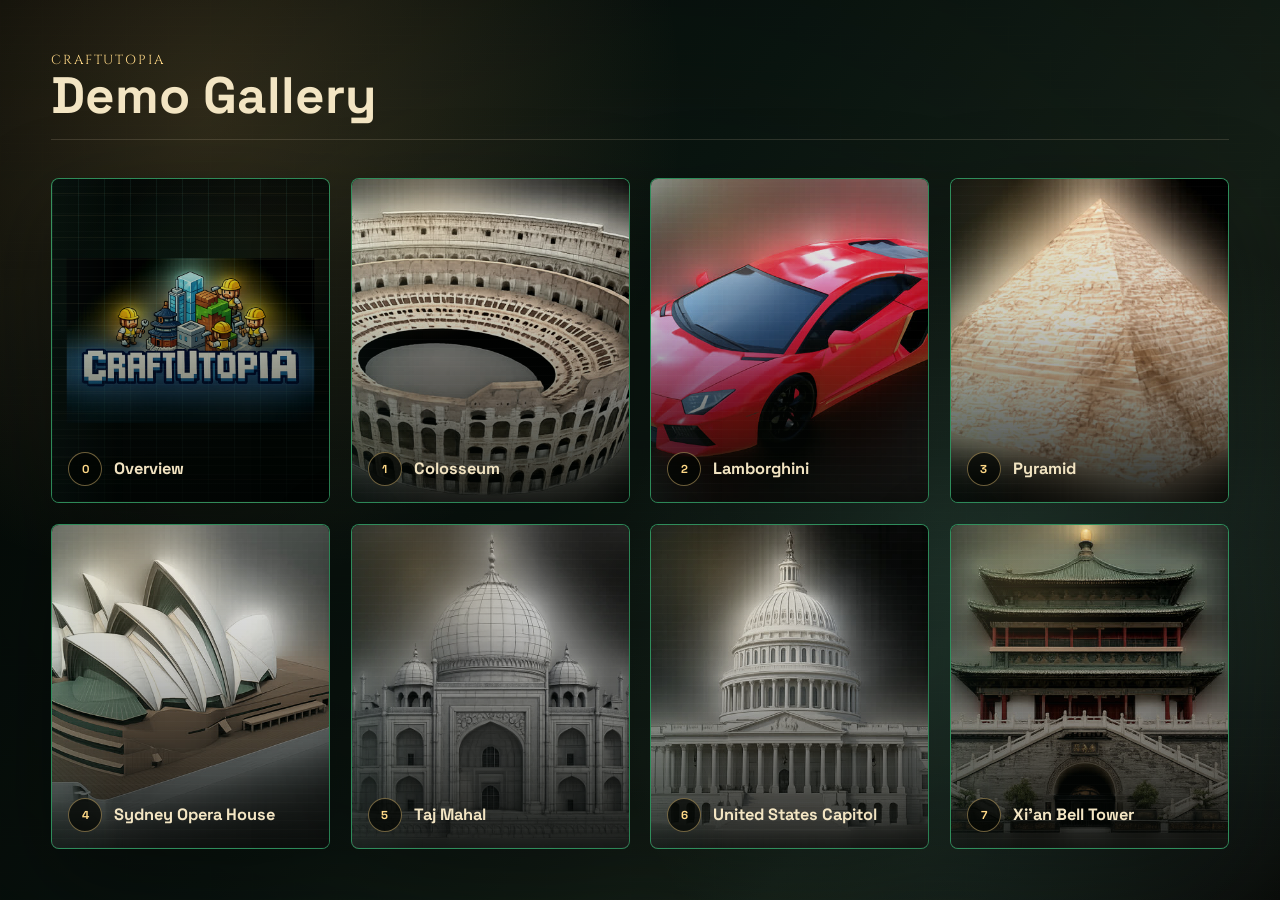
<file: index.html>
<!doctype html>
<html lang="en">
<head>
  <meta charset="utf-8">
  <meta name="viewport" content="width=device-width, initial-scale=1">
  <title>CraftUtopia Demo Hub</title>
  <link rel="preconnect" href="https://pub-64261b1ecf154ce6ae3ea315ada673fe.r2.dev">
  <link rel="stylesheet" href="src/styles/home.css?v=20260526-block-counts">
  <script src="src/js/hls-preload.js?v=20260526-block-counts" defer></script>
</head>
<body>
  <main class="hub" aria-label="CraftUtopia demo hub">
    <header class="hub-header">
      <div class="brand-lockup" aria-label="CraftUtopia home">
        <span>
          <span class="brand-kicker">CraftUtopia</span>
          <strong>Demo Gallery</strong>
        </span>
      </div>
    </header>

    <section class="demo-grid" aria-label="Available demos">
      <a class="demo-card is-live is-video-card" href="demos/viewer/?demo=demo">
        <img src="data/demos/demo/thumbnail.jpg" alt="CraftUtopia overview demo preview">
        <span class="demo-card-body">
          <span class="demo-index">0</span>
          <span>
            <strong>Overview</strong>
          </span>
        </span>
      </a>

      <a class="demo-card is-live" href="demos/viewer/?demo=colosseum">
        <img src="data/demos/colosseum/thumbnail.jpg" alt="Colosseum demo preview">
        <span class="demo-card-body">
          <span class="demo-index">1</span>
          <span>
            <strong>Colosseum</strong>
          </span>
        </span>
      </a>

      <a class="demo-card is-live" href="demos/viewer/?demo=lamborghini">
        <img src="data/demos/lamborghini/thumbnail.jpg" alt="Lamborghini demo preview">
        <span class="demo-card-body">
          <span class="demo-index">2</span>
          <span>
            <strong>Lamborghini</strong>
          </span>
        </span>
      </a>

      <a class="demo-card is-live" href="demos/viewer/?demo=pyramid">
        <img src="data/demos/pyramid/thumbnail.jpg" alt="Pyramid demo preview">
        <span class="demo-card-body">
          <span class="demo-index">3</span>
          <span>
            <strong>Pyramid</strong>
          </span>
        </span>
      </a>

      <a class="demo-card is-live" href="demos/viewer/?demo=sydney-opera-house">
        <img src="data/demos/sydney-opera-house/thumbnail.jpg" alt="Sydney Opera House demo preview">
        <span class="demo-card-body">
          <span class="demo-index">4</span>
          <span>
            <strong>Sydney Opera House</strong>
          </span>
        </span>
      </a>

      <a class="demo-card is-live" href="demos/viewer/?demo=taj-mahal">
        <img src="data/demos/taj-mahal/thumbnail.jpg" alt="Taj Mahal demo preview">
        <span class="demo-card-body">
          <span class="demo-index">5</span>
          <span>
            <strong>Taj Mahal</strong>
          </span>
        </span>
      </a>

      <a class="demo-card is-live" href="demos/viewer/?demo=united-states-capitol">
        <img src="data/demos/united-states-capitol/thumbnail.jpg" alt="United States Capitol demo preview">
        <span class="demo-card-body">
          <span class="demo-index">6</span>
          <span>
            <strong>United States Capitol</strong>
          </span>
        </span>
      </a>

      <a class="demo-card is-live" href="demos/viewer/?demo=xian-bell-tower">
        <img src="data/demos/xian-bell-tower/thumbnail.jpg" alt="Xi'an Bell Tower demo preview">
        <span class="demo-card-body">
          <span class="demo-index">7</span>
          <span>
            <strong>Xi'an Bell Tower</strong>
          </span>
        </span>
      </a>
    </section>
  </main>
</body>
</html>
</file>
<file: src/styles/home.css>
@import url('https://fonts.googleapis.com/css2?family=Cinzel:wght@600;700;800&family=Space+Grotesk:wght@400;500;600;700&display=swap');

:root {
  color-scheme: dark;
  --void: #030604;
  --nocturne: #07110d;
  --pine: #0d1c16;
  --gold: #d5aa62;
  --gold-hot: #ffd987;
  --aether: #74d6c4;
  --parchment: #f3e5c3;
  --bone: #c7b895;
  --line: rgba(243, 229, 195, 0.15);
  --line-strong: rgba(213, 170, 98, 0.54);
  --font-display: "Cinzel", Georgia, serif;
  --font-ui: "Space Grotesk", "Avenir Next", "Helvetica Neue", sans-serif;
}

* { box-sizing: border-box; }

html,
body {
  min-height: 100%;
  margin: 0;
  background: var(--void);
  color: var(--parchment);
  font-family: var(--font-ui);
}

body {
  overflow-x: hidden;
}

body::before,
body::after {
  content: "";
  position: fixed;
  inset: 0;
  pointer-events: none;
}

body::before {
  background:
    radial-gradient(circle at 16% 12%, rgba(213, 170, 98, 0.22), transparent 30rem),
    radial-gradient(circle at 82% 72%, rgba(116, 214, 196, 0.18), transparent 28rem),
    linear-gradient(125deg, #030604 0%, #0a1510 43%, #172219 73%, #090705 100%);
}

body::after {
  opacity: 0.28;
  mix-blend-mode: soft-light;
  background:
    repeating-linear-gradient(0deg, rgba(255,255,255,0.045) 0 1px, transparent 1px 9px),
    repeating-linear-gradient(90deg, rgba(255,255,255,0.035) 0 1px, transparent 1px 42px),
    radial-gradient(ellipse at center, transparent 45%, rgba(0, 0, 0, 0.72) 100%);
}

a {
  color: inherit;
  text-decoration: none;
}

.hub {
  position: relative;
  z-index: 1;
  min-height: 100svh;
  width: min(100%, 1480px);
  margin: 0 auto;
  padding: clamp(22px, 4vw, 58px);
  display: grid;
  grid-template-rows: auto 1fr;
  gap: clamp(24px, 3vw, 42px);
}

.hub-header {
  min-width: 0;
  display: flex;
  align-items: end;
  padding-bottom: 18px;
  border-bottom: 1px solid var(--line);
}

.brand-lockup {
  display: inline-flex;
  align-items: center;
  gap: 16px;
  min-width: 0;
}

.brand-kicker {
  display: block;
  margin-bottom: 3px;
  color: var(--gold-hot);
  font-family: var(--font-display);
  font-size: 0.82rem;
  letter-spacing: 0.14em;
  text-transform: uppercase;
}

.brand-lockup strong {
  display: block;
  font-size: clamp(2rem, 4vw, 4.5rem);
  line-height: 0.95;
  letter-spacing: 0;
}

.demo-grid {
  min-height: 0;
  display: grid;
  grid-template-columns: repeat(4, minmax(0, 1fr));
  grid-auto-rows: minmax(250px, 1fr);
  gap: clamp(14px, 1.6vw, 22px);
}

.demo-card {
  position: relative;
  min-width: 0;
  min-height: 250px;
  isolation: isolate;
  overflow: hidden;
  border: 1px solid rgba(116, 214, 196, 0.2);
  border-radius: 8px;
  background: rgba(7, 17, 13, 0.82);
  box-shadow: 0 30px 90px rgba(0, 0, 0, 0.34);
  transition: transform 180ms ease, border-color 180ms ease, box-shadow 180ms ease;
}

.demo-card::before,
.demo-card::after {
  content: "";
  position: absolute;
  inset: 0;
  z-index: 1;
  pointer-events: none;
}

.demo-card::before {
  background:
    linear-gradient(180deg, rgba(3, 6, 4, 0.04), rgba(3, 6, 4, 0.2) 42%, rgba(3, 6, 4, 0.86)),
    radial-gradient(circle at 24% 14%, rgba(255, 217, 135, 0.22), transparent 35%);
}

.demo-card::after {
  opacity: 0.28;
  background:
    linear-gradient(90deg, rgba(116, 214, 196, 0.16), transparent 28%),
    repeating-linear-gradient(0deg, rgba(255,255,255,0.06) 0 1px, transparent 1px 9px);
}

.demo-card:hover,
.demo-card:focus-visible {
  transform: translateY(-5px);
  border-color: rgba(116, 214, 196, 0.58);
  box-shadow: 0 36px 110px rgba(0, 0, 0, 0.48), 0 0 0 1px rgba(255, 217, 135, 0.22);
  outline: none;
}

.demo-card img {
  position: absolute;
  inset: 0;
  width: 100%;
  height: 100%;
  object-fit: cover;
  filter: saturate(0.92) contrast(1.04);
  transform: scale(1.01);
  transition: transform 260ms ease, filter 260ms ease;
}

.demo-card:hover img,
.demo-card:focus-visible img {
  filter: saturate(1.06) contrast(1.08);
  transform: scale(1.045);
}

.demo-card-body {
  position: absolute;
  left: 16px;
  right: 16px;
  bottom: 16px;
  z-index: 2;
  display: grid;
  grid-template-columns: auto minmax(0, 1fr);
  align-items: center;
  gap: 12px;
}

.demo-card-body > span:last-child {
  min-width: 0;
  min-height: 34px;
  display: grid;
  align-items: center;
}

.demo-index {
  display: inline-grid;
  place-items: center;
  width: 34px;
  height: 34px;
  border: 1px solid rgba(255, 217, 135, 0.42);
  border-radius: 999px;
  color: var(--gold-hot);
  background: rgba(3, 6, 4, 0.74);
  font-size: 0.72rem;
  font-weight: 700;
}

.demo-card strong {
  display: block;
  margin: 0;
  font-size: clamp(1rem, 1.28vw, 1.28rem);
  line-height: 1.12;
  letter-spacing: 0;
}

.demo-card small {
  display: block;
  color: rgba(243, 229, 195, 0.76);
  font-size: clamp(0.78rem, 0.82vw, 0.9rem);
  line-height: 1.35;
}

.demo-card.is-live {
  border-color: rgba(85, 255, 164, 0.52);
}

.demo-card.is-video-card {
  background:
    radial-gradient(circle at 48% 42%, rgba(85, 255, 164, 0.16), transparent 8rem),
    radial-gradient(circle at 78% 22%, rgba(255, 217, 135, 0.12), transparent 9rem),
    linear-gradient(145deg, rgba(7, 17, 13, 0.88), rgba(2, 8, 6, 0.96));
}

.demo-card.is-video-card img {
  object-fit: contain;
  padding: 16px;
  background: rgba(2, 8, 6, 0.5);
}

.demo-card.is-video-card::before {
  background:
    linear-gradient(180deg, rgba(3, 6, 4, 0.08), rgba(3, 6, 4, 0.24) 42%, rgba(3, 6, 4, 0.84)),
    repeating-linear-gradient(90deg, rgba(116, 214, 196, 0.08) 0 1px, transparent 1px 26px),
    repeating-linear-gradient(0deg, rgba(255, 217, 135, 0.06) 0 1px, transparent 1px 22px);
}

.demo-card.is-pending {
  border-color: rgba(243, 229, 195, 0.14);
  cursor: default;
}

.demo-card.is-pending img {
  filter: saturate(0.45) contrast(0.92) brightness(0.72);
}

.demo-card.is-pending .demo-index {
  color: rgba(243, 229, 195, 0.72);
  border-color: rgba(243, 229, 195, 0.24);
}

.demo-card.is-pending strong,
.demo-card.is-pending small {
  color: rgba(243, 229, 195, 0.78);
}

@media (max-width: 1180px) {
  .demo-grid {
    grid-template-columns: repeat(2, minmax(0, 1fr));
    grid-auto-rows: minmax(260px, 30vh);
  }
}

@media (max-width: 720px) {
  .hub {
    padding: 18px;
  }

  .demo-grid {
    grid-template-columns: 1fr;
    grid-auto-rows: minmax(240px, 42vh);
  }
}
</file>
